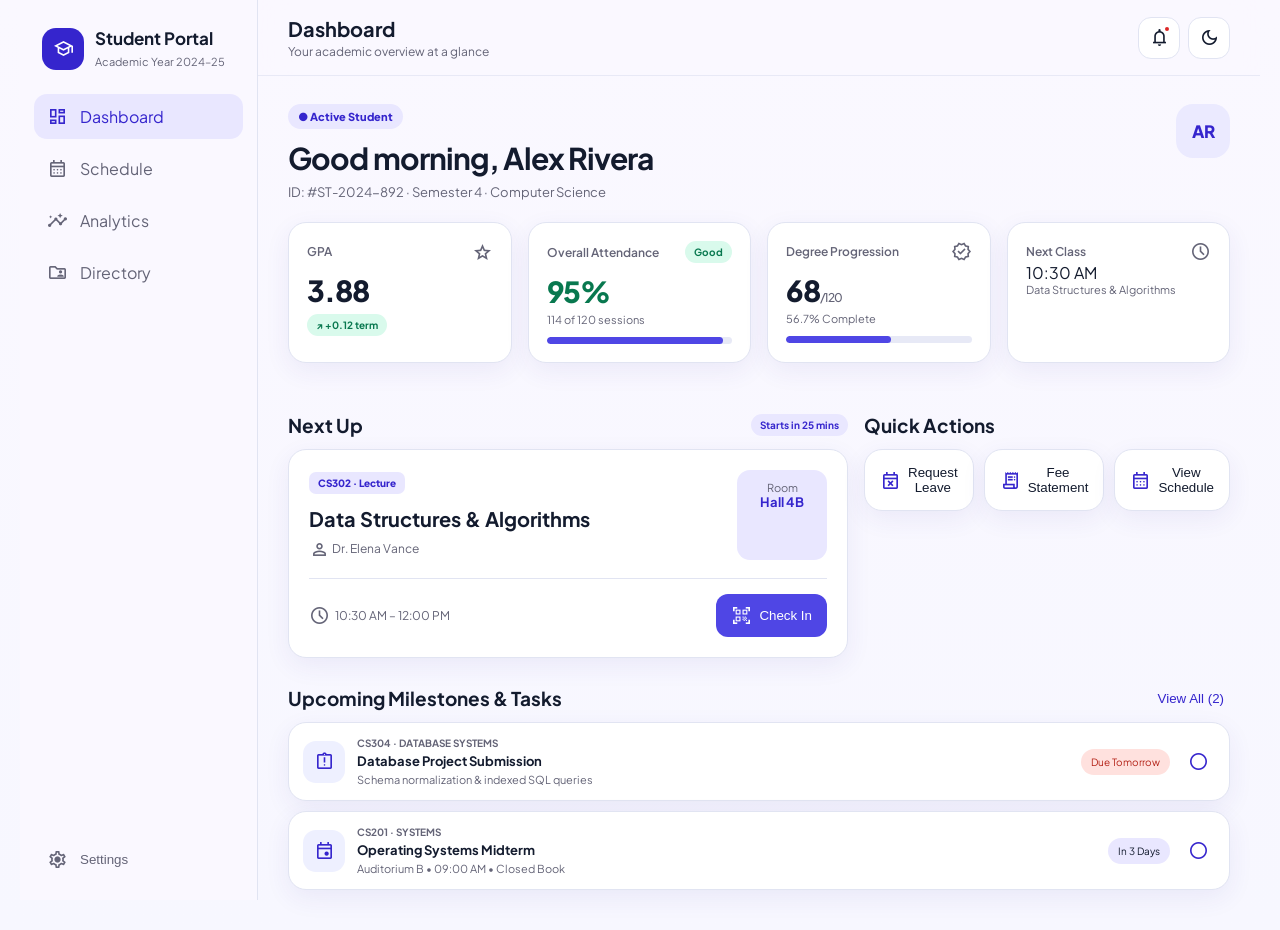
<file: index.html>
<!DOCTYPE html><html lang="en"><head><meta charset="UTF-8"><meta name="viewport" content="width=device-width,initial-scale=1.0"><meta http-equiv="refresh" content="0; url=student-portal/dashboard/dashboard.html"><title>Student Management Portal</title></head><body><p>Opening Student Management Portal… <a href="student-portal/dashboard/dashboard.html">Open Dashboard</a></p></body></html>
</file>
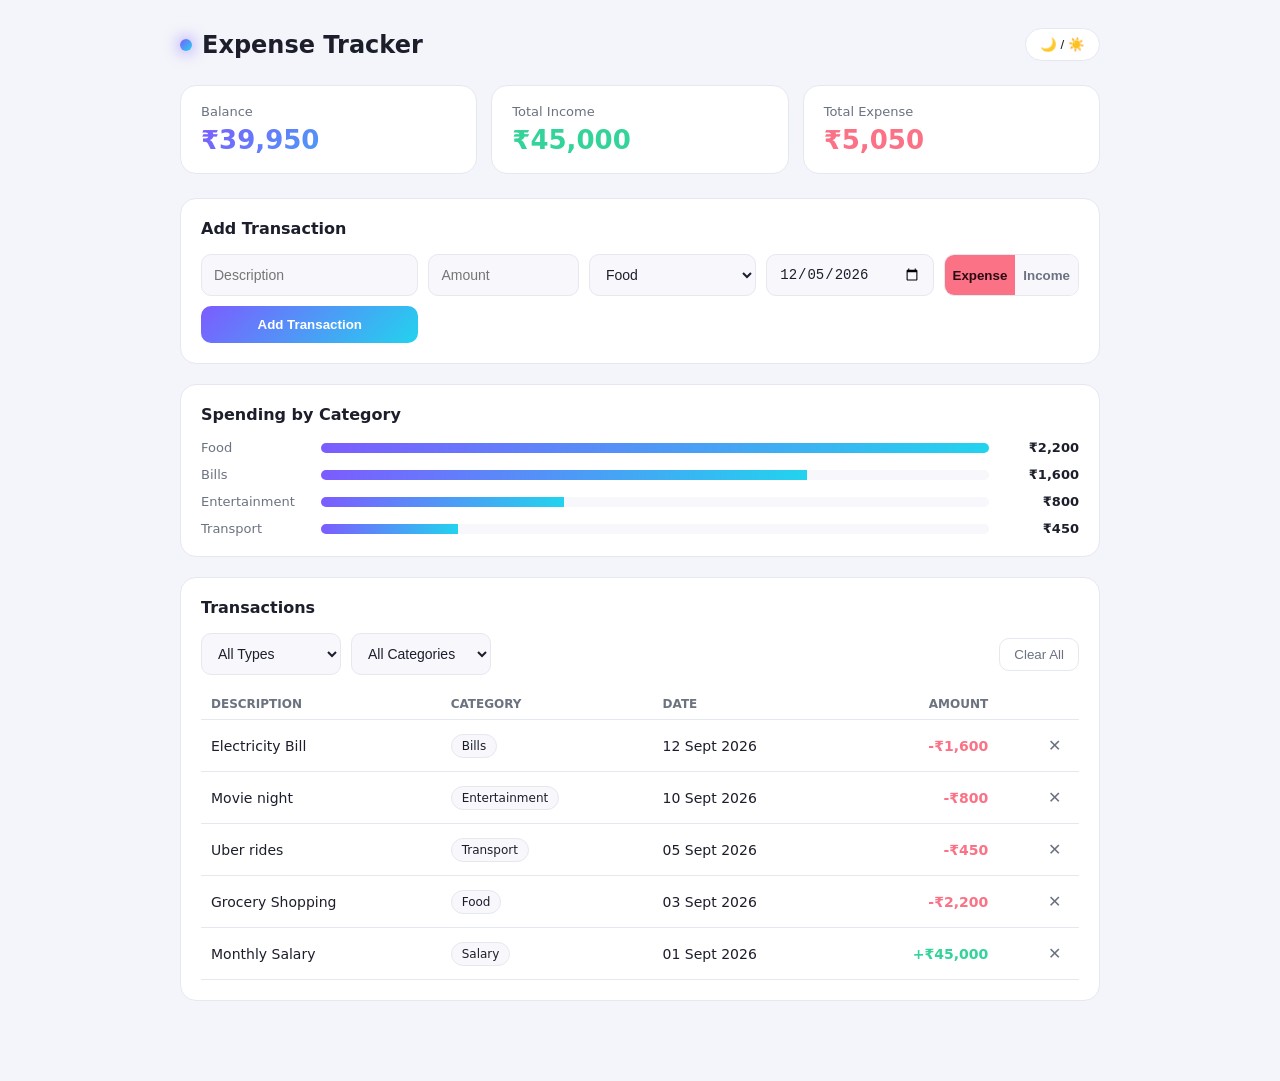
<file: expense-tracker/index.html>
<!DOCTYPE html>
<html lang="en">
<head><meta charset="UTF-8"><meta name="viewport" content="width=device-width, initial-scale=1, viewport-fit=cover"><title>Expense Tracker</title><link rel="stylesheet" href="css/style.css"></head>
<body>
<div class="app">
<header><h1><span class="dot"></span> Expense Tracker</h1><button class="theme-toggle" id="themeToggle">🌙 / ☀️</button></header>
<div class="summary"><div class="stat balance"><div class="label">Balance</div><div class="value" id="statBalance">₹0</div></div><div class="stat income"><div class="label">Total Income</div><div class="value" id="statIncome">₹0</div></div><div class="stat expense"><div class="label">Total Expense</div><div class="value" id="statExpense">₹0</div></div></div>
<div class="card"><h2>Add Transaction</h2><form id="txForm"><input type="text" id="desc" placeholder="Description" required class="full"><input type="number" id="amount" placeholder="Amount" min="0" step="0.01" required><select id="category"><option>Food</option><option>Transport</option><option>Shopping</option><option>Bills</option><option>Entertainment</option><option>Health</option><option>Salary</option><option>Other</option></select><input type="date" id="date" required><div class="type-toggle" id="typeToggle"><button type="button" data-type="expense" class="active">Expense</button><button type="button" data-type="income">Income</button></div><button type="submit" class="add-btn full">Add Transaction</button></form></div>
<div class="card"><h2>Spending by Category</h2><div class="bars" id="catBars"><div class="empty">No expenses yet</div></div></div>
<div class="card"><h2>Transactions</h2><div class="filters"><select id="filterType"><option value="all">All Types</option><option value="income">Income</option><option value="expense">Expense</option></select><select id="filterCategory"><option value="all">All Categories</option></select><div class="spacer"></div><button class="clear-btn" id="clearAll">Clear All</button></div><div class="table-wrap"><table><thead><tr><th>Description</th><th>Category</th><th>Date</th><th style="text-align:right">Amount</th><th></th></tr></thead><tbody id="txBody"></tbody></table></div></div>
</div><script src="js/app.js"></script>
</body></html>
</file>
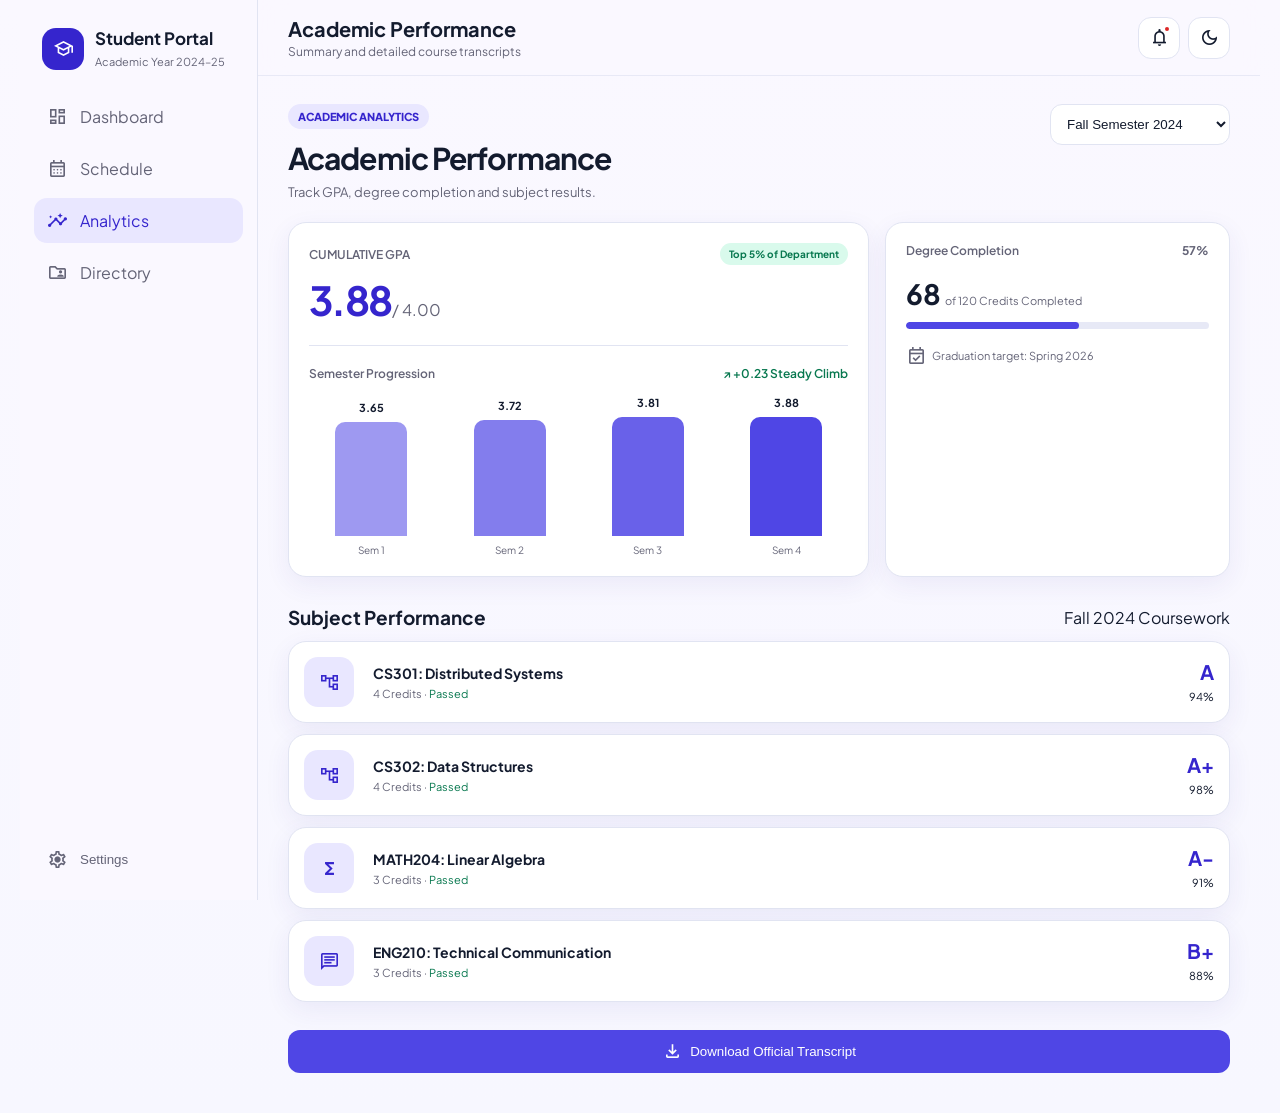
<file: student-portal/analytics/analytics.html>
<!DOCTYPE html><html lang="en"><head><meta charset="UTF-8"><meta name="viewport" content="width=device-width,initial-scale=1.0"><title>Student Portal — Analytics</title><link rel="preconnect" href="https://fonts.googleapis.com"><link rel="preconnect" href="https://fonts.gstatic.com" crossorigin><link href="https://fonts.googleapis.com/css2?family=Material+Symbols+Outlined:opsz,wght,FILL,GRAD@20..48,400,0,0&family=Plus+Jakarta+Sans:wght@400;500;600;700;800&display=swap" rel="stylesheet"><link rel="stylesheet" href="analytics.css"></head><body><div class="app"><aside class="sidebar"><div class="brand"><div class="brand-mark"><span class="material-symbols-outlined">school</span></div><div><strong>Student Portal</strong><small>Academic Year 2024–25</small></div></div><nav class="nav"><a href="../dashboard/dashboard.html"><span class="material-symbols-outlined">dashboard</span>Dashboard</a><a href="../schedule/schedule.html"><span class="material-symbols-outlined">calendar_month</span>Schedule</a><a class="active" href="analytics.html"><span class="material-symbols-outlined">insights</span>Analytics</a><a href="../directory/directory.html"><span class="material-symbols-outlined">folder_shared</span>Directory</a></nav><button class="settings-link" onclick="openSettings()"><span class="material-symbols-outlined">settings</span>Settings</button></aside><main class="main"><header class="topbar"><button class="icon-btn mobile-menu" onclick="toggleMenu()"><span class="material-symbols-outlined">menu</span></button><div><h1>Academic Performance</h1><p>Summary and detailed course transcripts</p></div><div class="top-actions"><button class="icon-btn" onclick="showNotifications()"><span class="material-symbols-outlined">notifications</span><i class="dot"></i></button><button class="icon-btn" onclick="toggleDark()"><span class="material-symbols-outlined">dark_mode</span></button></div></header><div class="content"><div class="hero"><div><span class="eyebrow">ACADEMIC ANALYTICS</span><h2>Academic Performance</h2><p>Track GPA, degree completion and subject results.</p></div><select class="select" onchange="toast('Showing '+this.value)"><option>Fall Semester 2024</option><option>Spring Semester 2024</option><option>Fall Semester 2023</option></select></div><div class="analytics-grid grid"><section class="card gpa-card"><div class="stat-head"><span>CUMULATIVE GPA</span><span class="pill good">Top 5% of Department</span></div><div class="gpa"><b>3.88</b><span>/ 4.00</span></div><div class="divider"></div><div class="stat-head"><span>Semester Progression</span><span class="good">↗ +0.23 Steady Climb</span></div><div class="bars" id="bars"></div></section><section class="card degree-card"><div class="stat-head"><span>Degree Completion</span><b id="degreePct">57%</b></div><div class="degree-number"><b>68</b><span>of 120 Credits Completed</span></div><div class="progress"><span id="degreeBar"></span></div><p><span class="material-symbols-outlined">event_available</span> Graduation target: Spring 2026</p></section></div><div class="section-head"><h3>Subject Performance</h3><span>Fall 2024 Coursework</span></div><div class="subject-list" id="subjects"></div><button class="btn primary full" onclick="downloadTranscript()"><span class="material-symbols-outlined">download</span>Download Official Transcript</button></div></main><nav class="mobile-nav"><a href="../dashboard/dashboard.html"><span class="material-symbols-outlined">dashboard</span>Dashboard</a><a href="../directory/directory.html"><span class="material-symbols-outlined">folder_shared</span>Directory</a><a href="../schedule/schedule.html"><span class="material-symbols-outlined">calendar_month</span>Schedule</a><a class="active" href="analytics.html"><span class="material-symbols-outlined">insights</span>Analytics</a></nav></div><div class="modal" id="modal"><div class="modal-box"><div class="modal-head"><h3 id="modalTitle">Action</h3><button class="close" onclick="closeModal()">×</button></div><div id="modalBody"></div></div></div><div class="toast" id="toast"></div><script src="analytics.js"></script></body></html>
</file>
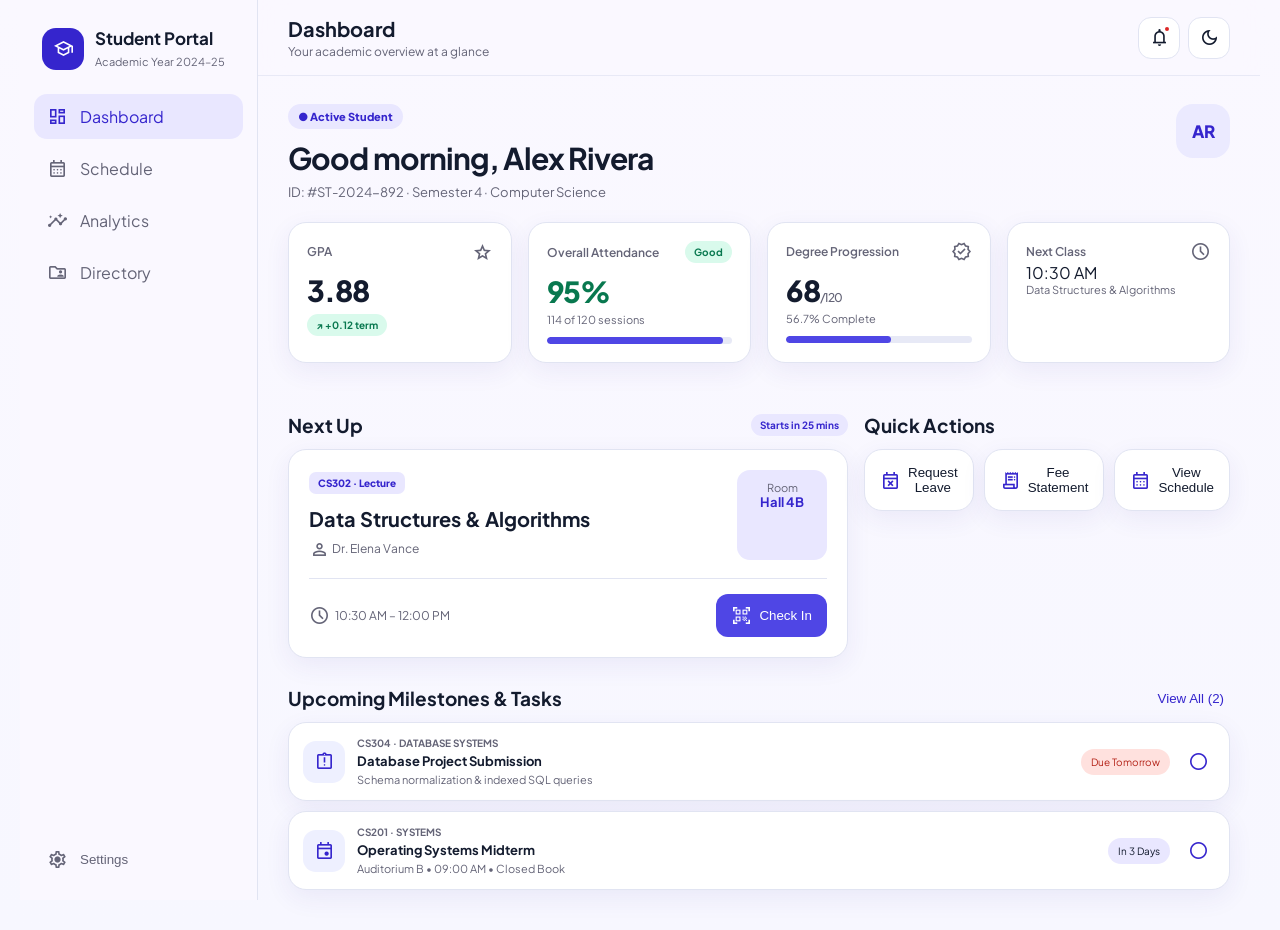
<file: student-portal/dashboard/dashboard.html>
<!DOCTYPE html><html lang="en"><head><meta charset="UTF-8"><meta name="viewport" content="width=device-width,initial-scale=1.0"><title>Student Portal — Dashboard</title><link rel="preconnect" href="https://fonts.googleapis.com"><link rel="preconnect" href="https://fonts.gstatic.com" crossorigin><link href="https://fonts.googleapis.com/css2?family=Material+Symbols+Outlined:opsz,wght,FILL,GRAD@20..48,400,0,0&family=Plus+Jakarta+Sans:wght@400;500;600;700;800&display=swap" rel="stylesheet"><link rel="stylesheet" href="dashboard.css"></head><body><div class="app"><aside class="sidebar"><div class="brand"><div class="brand-mark"><span class="material-symbols-outlined">school</span></div><div><strong>Student Portal</strong><small>Academic Year 2024–25</small></div></div><nav class="nav"><a class="active" href="dashboard.html"><span class="material-symbols-outlined">dashboard</span>Dashboard</a><a href="../schedule/schedule.html"><span class="material-symbols-outlined">calendar_month</span>Schedule</a><a href="../analytics/analytics.html"><span class="material-symbols-outlined">insights</span>Analytics</a><a href="../directory/directory.html"><span class="material-symbols-outlined">folder_shared</span>Directory</a></nav><button class="settings-link" onclick="openSettings()"><span class="material-symbols-outlined">settings</span>Settings</button></aside><main class="main"><header class="topbar"><button class="icon-btn mobile-menu" onclick="toggleMenu()"><span class="material-symbols-outlined">menu</span></button><div><h1>Dashboard</h1><p>Your academic overview at a glance</p></div><div class="top-actions"><button class="icon-btn" onclick="showNotifications()"><span class="material-symbols-outlined">notifications</span><i class="dot"></i></button><button class="icon-btn" onclick="toggleDark()"><span class="material-symbols-outlined" id="themeIcon">dark_mode</span></button></div></header><div class="content"><section class="hero"><div><span class="eyebrow">● Active Student</span><h2 id="greeting">Good morning, Alex Rivera</h2><p id="studentMeta">ID: #ST-2024-892 · Semester 4 · Computer Science</p></div><div class="avatar" id="avatar">AR</div></section><div class="stats grid"><article class="card stat"><div class="stat-head"><span>GPA</span><span class="material-symbols-outlined">star</span></div><div class="stat-value" id="gpa">3.88</div><div class="pill good" id="gpaChange">↗ +0.12 term</div></article><article class="card stat"><div class="stat-head"><span>Overall Attendance</span><span class="pill good">Good</span></div><div class="stat-value good" id="attendance">94.5%</div><div class="stat-note" id="attendanceSessions">114 of 120 sessions</div><div class="progress"><span id="attendanceBar"></span></div></article><article class="card stat wide"><div class="stat-head"><span>Degree Progression</span><span class="material-symbols-outlined">verified</span></div><div class="stat-value"><span id="credits">68</span><small>/ 120</small></div><div class="stat-note" id="degreePercent">56.6% Complete</div><div class="progress"><span id="degreeBar"></span></div></article><article class="card stat"><div class="stat-head"><span>Next Class</span><span class="material-symbols-outlined">schedule</span></div><div class="next-mini" id="nextMini">10:30 AM</div><div class="stat-note">Data Structures & Algorithms</div></article></div><div class="dashboard-grid grid"><section><div class="section-head"><h3>Next Up</h3><span class="pill blue">Starts in 25 mins</span></div><article class="card next-card"><div class="next-top"><div><span class="course-code">CS302 · Lecture</span><h3>Data Structures & Algorithms</h3><p><span class="material-symbols-outlined">person</span> Dr. Elena Vance</p></div><div class="room">Room<br><b>Hall 4B</b></div></div><div class="next-bottom"><span><span class="material-symbols-outlined">schedule</span>10:30 AM – 12:00 PM</span><button class="btn primary" onclick="checkIn('CS302')"><span class="material-symbols-outlined">qr_code_scanner</span>Check In</button></div></article></section><section><div class="section-head"><h3>Quick Actions</h3></div><div class="quick-grid"><button class="card quick" onclick="openLeave()"><span class="material-symbols-outlined">event_busy</span>Request Leave</button><button class="card quick" onclick="openFee()"><span class="material-symbols-outlined">receipt_long</span>Fee Statement</button><button class="card quick" onclick="location.href='../schedule/schedule.html'"><span class="material-symbols-outlined">calendar_month</span>View Schedule</button></div></section></div><div class="section-head"><h3>Upcoming Milestones & Tasks</h3><button onclick="openTasks()">View All (<span id="taskCount">0</span>)</button></div><div class="task-list" id="tasks"></div></div></main><nav class="mobile-nav"><a class="active" href="dashboard.html"><span class="material-symbols-outlined">dashboard</span>Dashboard</a><a href="../directory/directory.html"><span class="material-symbols-outlined">folder_shared</span>Directory</a><a href="../schedule/schedule.html"><span class="material-symbols-outlined">calendar_month</span>Schedule</a><a href="../analytics/analytics.html"><span class="material-symbols-outlined">insights</span>Analytics</a></nav></div><div class="modal" id="modal"><div class="modal-box"><div class="modal-head"><h3 id="modalTitle">Action</h3><button class="close" onclick="closeModal()">×</button></div><div id="modalBody"></div></div></div><div class="toast" id="toast"></div><script src="dashboard.js"></script></body></html>
</file>
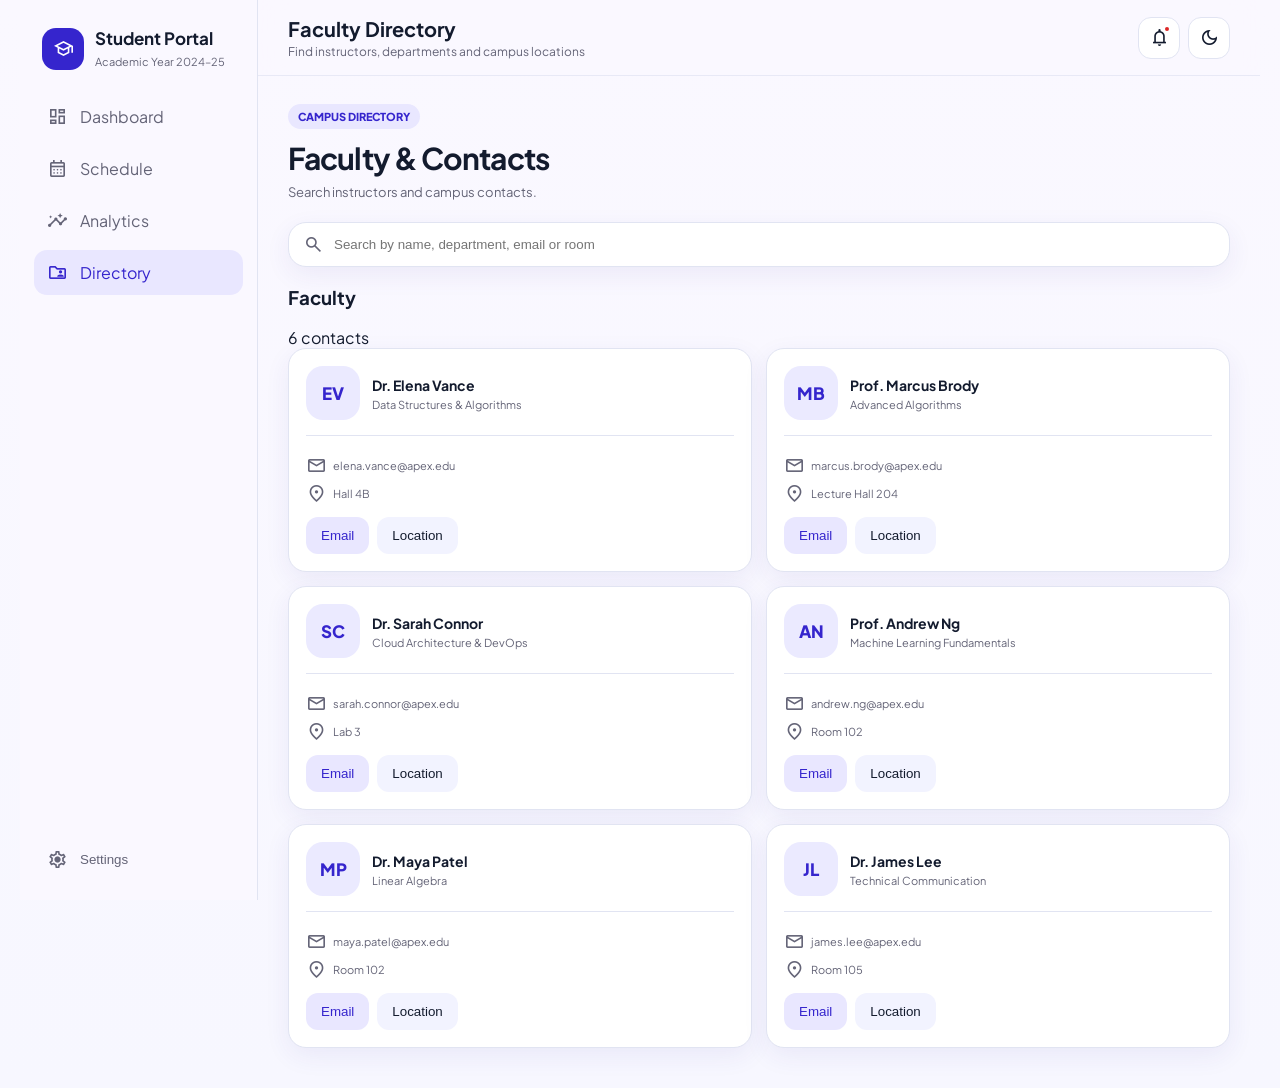
<file: student-portal/directory/directory.html>
<!DOCTYPE html><html lang="en"><head><meta charset="UTF-8"><meta name="viewport" content="width=device-width,initial-scale=1.0"><title>Student Portal — Directory</title><link rel="preconnect" href="https://fonts.googleapis.com"><link rel="preconnect" href="https://fonts.gstatic.com" crossorigin><link href="https://fonts.googleapis.com/css2?family=Material+Symbols+Outlined:opsz,wght,FILL,GRAD@20..48,400,0,0&family=Plus+Jakarta+Sans:wght@400;500;600;700;800&display=swap" rel="stylesheet"><link rel="stylesheet" href="directory.css"></head><body><div class="app"><aside class="sidebar"><div class="brand"><div class="brand-mark"><span class="material-symbols-outlined">school</span></div><div><strong>Student Portal</strong><small>Academic Year 2024–25</small></div></div><nav class="nav"><a href="../dashboard/dashboard.html"><span class="material-symbols-outlined">dashboard</span>Dashboard</a><a href="../schedule/schedule.html"><span class="material-symbols-outlined">calendar_month</span>Schedule</a><a href="../analytics/analytics.html"><span class="material-symbols-outlined">insights</span>Analytics</a><a class="active" href="directory.html"><span class="material-symbols-outlined">folder_shared</span>Directory</a></nav><button class="settings-link" onclick="openSettings()"><span class="material-symbols-outlined">settings</span>Settings</button></aside><main class="main"><header class="topbar"><button class="icon-btn mobile-menu" onclick="toggleMenu()"><span class="material-symbols-outlined">menu</span></button><div><h1>Faculty Directory</h1><p>Find instructors, departments and campus locations</p></div><div class="top-actions"><button class="icon-btn" onclick="showNotifications()"><span class="material-symbols-outlined">notifications</span><i class="dot"></i></button><button class="icon-btn" onclick="toggleDark()"><span class="material-symbols-outlined">dark_mode</span></button></div></header><div class="content"><div class="hero"><div><span class="eyebrow">CAMPUS DIRECTORY</span><h2>Faculty & Contacts</h2><p>Search instructors and campus contacts.</p></div></div><div class="card search-box"><span class="material-symbols-outlined">search</span><input id="search" placeholder="Search by name, department, email or room" oninput="render()"></div><div class="section-head"><h3>Faculty</h3><span id="count">0 contacts</span></div><div class="directory-grid" id="directory"></div></div></main><nav class="mobile-nav"><a href="../dashboard/dashboard.html"><span class="material-symbols-outlined">dashboard</span>Dashboard</a><a class="active" href="directory.html"><span class="material-symbols-outlined">folder_shared</span>Directory</a><a href="../schedule/schedule.html"><span class="material-symbols-outlined">calendar_month</span>Schedule</a><a href="../analytics/analytics.html"><span class="material-symbols-outlined">insights</span>Analytics</a></nav></div><div class="modal" id="modal"><div class="modal-box"><div class="modal-head"><h3 id="modalTitle">Action</h3><button class="close" onclick="closeModal()">×</button></div><div id="modalBody"></div></div></div><div class="toast" id="toast"></div><script src="directory.js"></script></body></html>
</file>
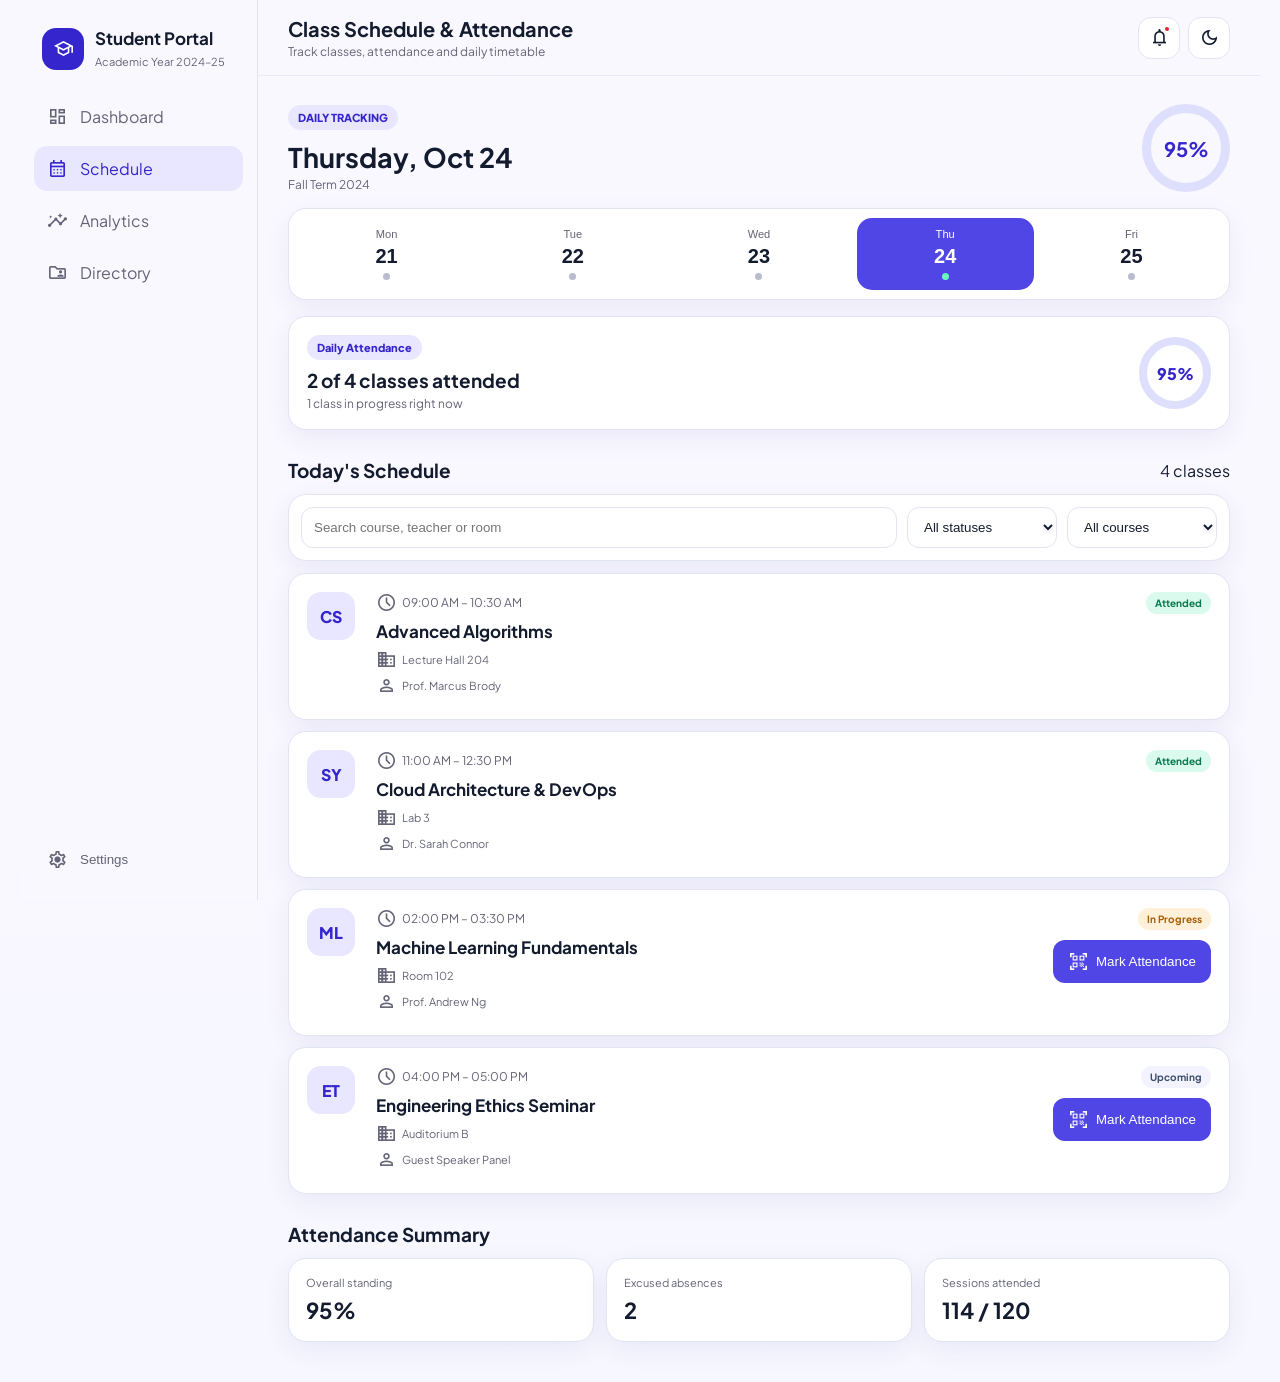
<file: student-portal/schedule/schedule.html>
<!DOCTYPE html><html lang="en"><head><meta charset="UTF-8"><meta name="viewport" content="width=device-width,initial-scale=1.0"><title>Student Portal — Schedule</title><link rel="preconnect" href="https://fonts.googleapis.com"><link rel="preconnect" href="https://fonts.gstatic.com" crossorigin><link href="https://fonts.googleapis.com/css2?family=Material+Symbols+Outlined:opsz,wght,FILL,GRAD@20..48,400,0,0&family=Plus+Jakarta+Sans:wght@400;500;600;700;800&display=swap" rel="stylesheet"><link rel="stylesheet" href="schedule.css"></head><body><div class="app"><aside class="sidebar"><div class="brand"><div class="brand-mark"><span class="material-symbols-outlined">school</span></div><div><strong>Student Portal</strong><small>Academic Year 2024–25</small></div></div><nav class="nav"><a href="../dashboard/dashboard.html"><span class="material-symbols-outlined">dashboard</span>Dashboard</a><a class="active" href="schedule.html"><span class="material-symbols-outlined">calendar_month</span>Schedule</a><a href="../analytics/analytics.html"><span class="material-symbols-outlined">insights</span>Analytics</a><a href="../directory/directory.html"><span class="material-symbols-outlined">folder_shared</span>Directory</a></nav><button class="settings-link" onclick="openSettings()"><span class="material-symbols-outlined">settings</span>Settings</button></aside><main class="main"><header class="topbar"><button class="icon-btn mobile-menu" onclick="toggleMenu()"><span class="material-symbols-outlined">menu</span></button><div><h1>Class Schedule & Attendance</h1><p>Track classes, attendance and daily timetable</p></div><div class="top-actions"><button class="icon-btn" onclick="showNotifications()"><span class="material-symbols-outlined">notifications</span><i class="dot"></i></button><button class="icon-btn" onclick="toggleDark()"><span class="material-symbols-outlined">dark_mode</span></button></div></header><div class="content"><div class="schedule-head"><div><span class="eyebrow">DAILY TRACKING</span><h2>Thursday, Oct 24</h2><p>Fall Term 2024</p></div><div class="attendance-ring"><b id="ringText">75%</b><span>attendance</span></div></div><div class="days card" id="days"></div><div class="tracking card"><div><span class="eyebrow">Daily Attendance</span><h3 id="dailyText">3 of 4 classes attended</h3><p id="dailySub">1 class in progress right now</p></div><div class="ring"><span id="dailyRing">75%</span></div></div><div class="section-head"><h3>Today's Schedule</h3><span id="classCount">4 classes</span></div><div class="toolbar card"><input id="search" class="search" placeholder="Search course, teacher or room" oninput="renderClasses()"><select id="status" class="select" onchange="renderClasses()"><option value="all">All statuses</option><option value="attended">Attended</option><option value="in-progress">In progress</option><option value="upcoming">Upcoming</option></select><select id="course" class="select" onchange="renderClasses()"><option value="all">All courses</option></select></div><div class="schedule-list" id="scheduleList"></div><div class="section-head"><h3>Attendance Summary</h3></div><div class="summary-grid"><div class="card summary"><span>Overall standing</span><b id="overall">94.5%</b></div><div class="card summary"><span>Excused absences</span><b>2</b></div><div class="card summary"><span>Sessions attended</span><b id="sessions">114 / 120</b></div></div></div></main><nav class="mobile-nav"><a href="../dashboard/dashboard.html"><span class="material-symbols-outlined">dashboard</span>Dashboard</a><a href="../directory/directory.html"><span class="material-symbols-outlined">folder_shared</span>Directory</a><a class="active" href="schedule.html"><span class="material-symbols-outlined">calendar_month</span>Schedule</a><a href="../analytics/analytics.html"><span class="material-symbols-outlined">insights</span>Analytics</a></nav></div><div class="modal" id="modal"><div class="modal-box"><div class="modal-head"><h3 id="modalTitle">Action</h3><button class="close" onclick="closeModal()">×</button></div><div id="modalBody"></div></div></div><div class="toast" id="toast"></div><script src="schedule.js"></script></body></html>
</file>
<file: expense-tracker/css/style.css>
:root{--bg:#0f1115;--card:#171a21;--card2:#1e222b;--border:#2a2f3a;--text:#eef0f4;--muted:#9aa3b2;--accent:#7c5cff;--accent2:#22d3ee;--income:#34d399;--expense:#fb7185;--radius:16px}
@media(prefers-color-scheme:light){:root:not([data-theme=dark]){--bg:#f4f5fa;--card:#fff;--card2:#f7f7fc;--border:#e6e8f0;--text:#1c1f2b;--muted:#6b7280}}
*{box-sizing:border-box}html,body{height:100%}body{margin:0;background:var(--bg);color:var(--text);font-family:'Segoe UI',system-ui,sans-serif;min-height:100%}.app{max-width:960px;margin:auto;padding:28px 20px 60px}
header{display:flex;align-items:center;justify-content:space-between;margin-bottom:24px;flex-wrap:wrap;gap:12px}h1{font-size:24px;margin:0;display:flex;align-items:center;gap:10px}.dot{width:12px;height:12px;border-radius:50%;background:linear-gradient(135deg,var(--accent),var(--accent2));box-shadow:0 0 16px var(--accent)}button{cursor:pointer}.theme-toggle,.clear-btn{background:var(--card);border:1px solid var(--border);color:var(--text);padding:8px 14px;border-radius:999px}
.summary{display:grid;grid-template-columns:repeat(3,1fr);gap:14px;margin-bottom:24px}.stat,.card{background:var(--card);border:1px solid var(--border);border-radius:var(--radius)}.stat{padding:18px 20px}.stat .label{color:var(--muted);font-size:13px;margin-bottom:6px}.stat .value{font-size:26px;font-weight:700}.income .value{color:var(--income)}.expense .value{color:var(--expense)}.balance .value{background:linear-gradient(135deg,var(--accent),var(--accent2));-webkit-background-clip:text;background-clip:text;color:transparent}
.card{padding:20px;margin-bottom:20px}.card h2{font-size:16px;margin:0 0 16px}form{display:grid;grid-template-columns:1.3fr .9fr 1fr 1fr auto;gap:10px}input,select{background:var(--card2);border:1px solid var(--border);color:var(--text);padding:11px 12px;border-radius:10px;font-size:14px;outline:0;width:100%}input:focus,select:focus{border-color:var(--accent)}.type-toggle{display:flex;border:1px solid var(--border);border-radius:10px;overflow:hidden}.type-toggle button{flex:1;padding:11px 8px;background:var(--card2);color:var(--muted);border:0;font-weight:600}.type-toggle .active[data-type=income]{background:var(--income);color:#08281c}.type-toggle .active[data-type=expense]{background:var(--expense);color:#2a0b12}.add-btn{background:linear-gradient(135deg,var(--accent),var(--accent2));color:#fff;border:0;padding:11px 20px;border-radius:10px;font-weight:600}.filters{display:flex;gap:10px;flex-wrap:wrap;align-items:center;margin-bottom:14px}.filters select{width:auto;min-width:140px}.spacer{flex:1}.clear-btn{border-radius:10px;color:var(--muted)}.clear-btn:hover{border-color:var(--expense);color:var(--expense)}
table{width:100%;border-collapse:collapse}th{text-align:left;font-size:12px;color:var(--muted);text-transform:uppercase;padding:8px 10px;border-bottom:1px solid var(--border)}td{padding:12px 10px;border-bottom:1px solid var(--border);font-size:14px}tbody tr:hover{background:var(--card2)}.cat-badge{display:inline-block;padding:4px 10px;border-radius:999px;font-size:12px;background:var(--card2);border:1px solid var(--border)}.amt{font-weight:700}.amt.income{color:var(--income)}.amt.expense{color:var(--expense)}.del-btn{background:transparent;border:0;color:var(--muted);font-size:16px;padding:4px 8px}.del-btn:hover{color:var(--expense)}.empty{text-align:center;padding:40px 20px;color:var(--muted)}.bars{display:flex;flex-direction:column;gap:12px}.bar-row{display:flex;align-items:center;gap:10px}.bar-row .name{width:110px;font-size:13px;color:var(--muted)}.bar-track{flex:1;height:10px;background:var(--card2);border-radius:999px;overflow:hidden}.bar-fill{height:100%;background:linear-gradient(90deg,var(--accent),var(--accent2))}.amt-small{width:80px;text-align:right;font-size:13px;font-weight:600}.table-wrap{overflow-x:auto}
@media(max-width:760px){form{grid-template-columns:1fr 1fr}form .full{grid-column:1/-1}}@media(max-width:640px){.summary{grid-template-columns:1fr}}
</file>
<file: student-portal/analytics/analytics.css>
:root{--bg:#faf8ff;--surface:#fff;--surface2:#f2f3ff;--text:#131b2e;--muted:#646477;--line:#e1e4f2;--primary:#3525cd;--primary2:#4f46e5;--soft:#e9e7ff;--green:#08784f;--greenSoft:#d9faec;--amber:#a85b00;--amberSoft:#fff0d9;--red:#b42318;--redSoft:#ffe1de;--shadow:0 8px 26px rgba(54,48,150,.07);--radius:18px}*{box-sizing:border-box}html{scroll-behavior:smooth}body{margin:0;background:linear-gradient(180deg,#faf8ff,#f7f7ff);color:var(--text);font-family:'Plus Jakarta Sans',sans-serif}.material-symbols-outlined{font-size:21px;vertical-align:middle}.app{min-height:100vh;max-width:1240px;margin:auto;display:flex}.sidebar{width:238px;position:fixed;left:max(calc((100vw - 1240px)/2),0px);top:0;bottom:0;background:rgba(250,248,255,.96);border-right:1px solid var(--line);padding:22px 14px;z-index:20}.brand{display:flex;gap:11px;align-items:center;padding:5px 8px 24px}.brand-mark{width:42px;height:42px;border-radius:14px;background:var(--primary);color:white;display:grid;place-items:center}.brand strong{display:block;font-size:17px}.brand small{color:var(--muted);font-size:11px}.nav{display:grid;gap:7px}.nav a,.settings-link{border:0;background:transparent;color:var(--muted);display:flex;align-items:center;gap:12px;width:100%;padding:12px 13px;border-radius:13px;font:600 13px inherit;text-decoration:none;cursor:pointer}.nav a:hover,.settings-link:hover{background:var(--surface2);color:var(--primary)}.nav a.active{background:var(--soft);color:var(--primary)}.settings-link{position:absolute;bottom:18px;left:14px;width:calc(100% - 28px)}.main{width:calc(100% - 238px);margin-left:238px;min-width:0}.topbar{height:76px;position:sticky;top:0;z-index:15;background:rgba(250,248,255,.88);backdrop-filter:blur(14px);border-bottom:1px solid rgba(225,228,242,.7);display:flex;align-items:center;justify-content:space-between;padding:0 30px}.topbar h1{font-size:20px;margin:0}.topbar p{margin:3px 0 0;color:var(--muted);font-size:12px}.top-actions{display:flex;gap:8px}.icon-btn{width:42px;height:42px;border:1px solid var(--line);border-radius:13px;background:var(--surface);display:grid;place-items:center;cursor:pointer;color:var(--text);position:relative}.dot{position:absolute;width:8px;height:8px;border-radius:50%;background:#dc2626;right:8px;top:7px;border:2px solid var(--surface)}.mobile-menu{display:none}.content{padding:28px 30px 40px}.hero{display:flex;justify-content:space-between;align-items:flex-start;gap:20px;margin-bottom:22px}.eyebrow{display:inline-flex;align-items:center;gap:7px;padding:6px 10px;background:var(--soft);color:var(--primary);border-radius:999px;font-size:11px;font-weight:800}.hero h2{font-size:30px;margin:10px 0 7px;letter-spacing:-.03em}.hero p{margin:0;color:var(--muted);font-size:13px}.card{background:var(--surface);border:1px solid var(--line);border-radius:var(--radius);box-shadow:var(--shadow)}.grid{display:grid;gap:16px}.stat-head{display:flex;justify-content:space-between;align-items:center;color:var(--muted);font-size:12px;font-weight:600}.pill{display:inline-flex;align-items:center;border-radius:999px;padding:5px 9px;font-size:10px;font-weight:700}.good{color:var(--green)}.pill.good{background:var(--greenSoft)}.progress{height:7px;background:#e7e9f6;border-radius:99px;overflow:hidden;margin-top:11px}.progress span{display:block;height:100%;background:var(--primary2);border-radius:99px}.section-head{display:flex;align-items:center;justify-content:space-between;margin:28px 0 12px}.section-head h3{font-size:19px;margin:0}.btn{border:0;border-radius:12px;padding:11px 15px;display:inline-flex;align-items:center;gap:7px;font:700 12px inherit;cursor:pointer}.btn.primary{background:var(--primary2);color:white}.btn.secondary{background:var(--soft);color:var(--primary)}.btn.ghost{background:var(--surface2);color:var(--text)}.full{width:100%;justify-content:center;margin-top:10px}.modal{position:fixed;inset:0;background:rgba(15,23,42,.35);display:none;align-items:center;justify-content:center;padding:20px;z-index:50}.modal.open{display:flex}.modal-box{width:min(520px,100%);background:var(--surface);border-radius:22px;padding:20px}.modal-head{display:flex;justify-content:space-between}.close{border:0;background:var(--surface2);border-radius:10px;font-size:22px;width:36px;height:36px;cursor:pointer}.notification{padding:14px;background:var(--surface2);border-radius:13px;margin-top:10px}.notification p{margin:5px 0 0;color:var(--muted);font-size:11px}.toast{position:fixed;bottom:25px;left:50%;transform:translate(-50%,20px);opacity:0;background:#161b2e;color:white;padding:11px 15px;border-radius:12px;font-size:12px;transition:.2s}.toast.show{opacity:1;transform:translate(-50%,0)}.mobile-nav{display:none}.dark{--surface:#171b30;--surface2:#20253d;--text:#eef0ff;--muted:#a8aec5;--line:#303750;--soft:#29245d}.dark body{background:#0f1324}.dark .sidebar,.dark .topbar{background:rgba(15,19,36,.94)}.dark .icon-btn,.dark .card,.dark .select{background:var(--surface)}@media(max-width:900px){.sidebar{transform:translateX(-100%);transition:.2s}.sidebar.show{transform:none}.main{width:100%;margin-left:0}.mobile-menu{display:grid}.topbar{padding:0 18px}.content{padding:22px 18px 90px}.mobile-nav{position:fixed;display:grid;grid-template-columns:repeat(4,1fr);bottom:0;left:0;right:0;background:var(--surface);border-top:1px solid var(--line);z-index:25;padding:8px 4px}.mobile-nav a{display:flex;flex-direction:column;align-items:center;gap:3px;text-decoration:none;color:var(--muted);font-size:9px;font-weight:700;padding:5px}.mobile-nav a.active{color:var(--primary)}.mobile-nav .material-symbols-outlined{font-size:21px}.hero h2{font-size:25px}}.analytics-grid{grid-template-columns:1.35fr .8fr}.hero .select{width:180px;margin:0}.select{border:1px solid var(--line);background:var(--surface);color:var(--text);border-radius:12px;padding:11px 12px;font:500 12px inherit;outline:none}.gpa-card,.degree-card{padding:20px}.gpa{margin:9px 0}.gpa b{font-size:40px;color:var(--primary);letter-spacing:-.04em}.gpa span{color:var(--muted)}.divider{height:1px;background:var(--line);margin:20px 0}.bars{display:flex;align-items:flex-end;justify-content:space-between;height:160px;gap:14px;margin-top:15px}.bar-wrap{flex:1;height:100%;display:flex;flex-direction:column;align-items:center;justify-content:flex-end;gap:8px}.bar{width:100%;max-width:72px;background:var(--primary2);border-radius:10px 10px 0 0}.bar-wrap:nth-child(1) .bar{opacity:.55}.bar-wrap:nth-child(2) .bar{opacity:.7}.bar-wrap:nth-child(3) .bar{opacity:.85}.bar-wrap b{font-size:11px}.bar-wrap span{font-size:10px;color:var(--muted)}.degree-number{margin:18px 0 10px}.degree-number b{font-size:28px}.degree-number span{font-size:11px;color:var(--muted);margin-left:4px}.degree-card p{color:var(--muted);font-size:11px;margin-top:16px;display:flex;align-items:center;gap:5px}.subject-list{display:grid;gap:11px;margin-bottom:18px}.subject{display:grid;grid-template-columns:55px 1fr auto;gap:14px;align-items:center;padding:15px}.subject-icon{width:50px;height:50px;border-radius:14px;background:var(--soft);color:var(--primary);display:grid;place-items:center}.subject h3{font-size:14px;margin:0 0 5px}.subject p{margin:0;color:var(--muted);font-size:11px}.grade{text-align:right}.grade b{display:block;font-size:20px;color:var(--primary)}.grade small{font-size:11px}@media(max-width:700px){.analytics-grid{grid-template-columns:1fr}.hero .select{width:100%}.hero{flex-direction:column}.subject{grid-template-columns:45px 1fr auto}.subject-icon{width:44px;height:44px}.gpa b{font-size:34px}}
</file>
<file: student-portal/dashboard/dashboard.css>
:root{--bg:#faf8ff;--surface:#fff;--surface2:#f2f3ff;--text:#131b2e;--muted:#646477;--line:#e1e4f2;--primary:#3525cd;--primary2:#4f46e5;--soft:#e9e7ff;--green:#08784f;--greenSoft:#d9faec;--amber:#a85b00;--amberSoft:#fff0d9;--red:#b42318;--redSoft:#ffe1de;--shadow:0 8px 26px rgba(54,48,150,.07);--radius:18px}*{box-sizing:border-box}html{scroll-behavior:smooth}body{margin:0;background:linear-gradient(180deg,#faf8ff,#f7f7ff);color:var(--text);font-family:'Plus Jakarta Sans',sans-serif}.material-symbols-outlined{font-size:21px;vertical-align:middle}.app{min-height:100vh;max-width:1240px;margin:auto;display:flex}.sidebar{width:238px;position:fixed;left:max(calc((100vw - 1240px)/2),0px);top:0;bottom:0;background:rgba(250,248,255,.96);border-right:1px solid var(--line);padding:22px 14px;z-index:20}.brand{display:flex;gap:11px;align-items:center;padding:5px 8px 24px}.brand-mark{width:42px;height:42px;border-radius:14px;background:var(--primary);color:white;display:grid;place-items:center}.brand strong{display:block;font-size:17px}.brand small{color:var(--muted);font-size:11px}.nav{display:grid;gap:7px}.nav a,.settings-link{border:0;background:transparent;color:var(--muted);display:flex;align-items:center;gap:12px;width:100%;padding:12px 13px;border-radius:13px;font:600 13px inherit;text-decoration:none;cursor:pointer}.nav a:hover,.settings-link:hover{background:var(--surface2);color:var(--primary)}.nav a.active{background:var(--soft);color:var(--primary)}.settings-link{position:absolute;bottom:18px;left:14px;width:calc(100% - 28px)}.main{width:calc(100% - 238px);margin-left:238px;min-width:0}.topbar{height:76px;position:sticky;top:0;z-index:15;background:rgba(250,248,255,.88);backdrop-filter:blur(14px);border-bottom:1px solid rgba(225,228,242,.7);display:flex;align-items:center;justify-content:space-between;padding:0 30px}.topbar h1{font-size:20px;margin:0}.topbar p{margin:3px 0 0;color:var(--muted);font-size:12px}.top-actions{display:flex;gap:8px}.icon-btn{width:42px;height:42px;border:1px solid var(--line);border-radius:13px;background:var(--surface);display:grid;place-items:center;cursor:pointer;color:var(--text);position:relative}.dot{position:absolute;width:8px;height:8px;border-radius:50%;background:#dc2626;right:8px;top:7px;border:2px solid var(--surface)}.mobile-menu{display:none}.content{padding:28px 30px 40px}.hero{display:flex;justify-content:space-between;align-items:flex-start;gap:20px;margin-bottom:22px}.eyebrow{display:inline-flex;align-items:center;gap:7px;padding:6px 10px;background:var(--soft);color:var(--primary);border-radius:999px;font-size:11px;font-weight:800}.hero h2{font-size:30px;margin:10px 0 7px;letter-spacing:-.03em}.hero p{margin:0;color:var(--muted);font-size:13px}.avatar{width:54px;height:54px;border-radius:17px;background:#ebeaff;color:var(--primary);display:grid;place-items:center;font-weight:800;font-size:17px}.card{background:var(--surface);border:1px solid var(--line);border-radius:var(--radius);box-shadow:var(--shadow)}.grid{display:grid;gap:16px}.stats{grid-template-columns:repeat(4,1fr)}.stat{padding:18px}.stat-head{display:flex;justify-content:space-between;align-items:center;color:var(--muted);font-size:12px;font-weight:600}.stat-value{font-size:29px;font-weight:800;margin:10px 0 4px;letter-spacing:-.04em}.stat-value small{font-size:12px;color:var(--muted);font-weight:500}.stat-note{font-size:11px;color:var(--muted)}.pill,.badge{display:inline-flex;align-items:center;border-radius:999px;padding:5px 9px;font-size:10px;font-weight:700}.good{color:var(--green)}.pill.good{background:var(--greenSoft)}.pill.blue{background:var(--soft);color:var(--primary)}.progress{height:7px;background:#e7e9f6;border-radius:99px;overflow:hidden;margin-top:11px}.progress span{display:block;height:100%;background:var(--primary2);border-radius:99px}.dashboard-grid{grid-template-columns:1.4fr .9fr;margin-top:22px}.section-head{display:flex;align-items:center;justify-content:space-between;margin:28px 0 12px}.section-head h3{font-size:19px;margin:0}.section-head button{border:0;background:transparent;color:var(--primary);font:600 12px inherit;cursor:pointer}.next-card{padding:20px}.next-top{display:flex;justify-content:space-between;gap:18px}.course-code{display:inline-block;background:var(--soft);color:var(--primary);padding:5px 9px;border-radius:7px;font-size:10px;font-weight:800}.next-top h3{font-size:20px;margin:12px 0 8px}.next-top p{margin:0;color:var(--muted);font-size:12px}.room{background:var(--soft);border-radius:13px;padding:11px 15px;text-align:center;font-size:11px;color:var(--muted);min-width:90px}.room b{color:var(--primary);font-size:13px}.next-bottom{border-top:1px solid var(--line);margin-top:18px;padding-top:15px;display:flex;justify-content:space-between;align-items:center;color:var(--muted);font-size:12px}.next-bottom>span{display:flex;align-items:center;gap:5px}.btn{border:0;border-radius:12px;padding:11px 15px;display:inline-flex;align-items:center;gap:7px;font:700 12px inherit;cursor:pointer}.btn.primary{background:var(--primary2);color:white}.btn.secondary{background:var(--soft);color:var(--primary)}.btn.ghost{background:var(--surface2);color:var(--text)}.full{width:100%;justify-content:center;margin-top:10px}.quick-grid{display:grid;grid-template-columns:repeat(3,1fr);gap:10px}.quick{padding:15px;display:flex;align-items:center;justify-content:center;gap:7px;color:var(--text);font:600 11px inherit;cursor:pointer}.quick .material-symbols-outlined{color:var(--primary)}.task-list{display:grid;gap:10px}.task{padding:14px;display:grid;grid-template-columns:42px 1fr auto auto;align-items:center;gap:12px}.task-icon{width:42px;height:42px;border-radius:13px;background:#eef0ff;color:var(--primary);display:grid;place-items:center}.task-body small{display:block;color:var(--muted);font-size:10px;font-weight:700}.task-body strong{display:block;font-size:13px;margin:4px 0}.task-body p{margin:0;color:var(--muted);font-size:11px}.due{background:var(--soft);padding:7px 10px;border-radius:999px;font-size:10px}.due.urgent{background:var(--redSoft);color:var(--red)}.task-check{border:0;background:transparent;cursor:pointer;color:var(--primary)}.task.done{opacity:.55}.modal{position:fixed;inset:0;background:rgba(15,23,42,.35);display:none;align-items:center;justify-content:center;padding:20px;z-index:50}.modal.open{display:flex}.modal-box{width:min(520px,100%);background:var(--surface);border-radius:22px;padding:20px;box-shadow:0 25px 70px rgba(0,0,0,.18)}.modal-head{display:flex;justify-content:space-between;align-items:center}.modal-head h3{margin:0}.close{border:0;background:var(--surface2);border-radius:10px;font-size:22px;width:36px;height:36px;cursor:pointer}.form-grid{display:grid;gap:13px;margin-top:16px}.form-grid label{font-size:12px;font-weight:700;color:var(--muted)}.form-grid input,.form-grid textarea,.search,.select{width:100%;margin-top:7px;border:1px solid var(--line);background:var(--surface);color:var(--text);border-radius:12px;padding:11px 12px;font:500 12px inherit;outline:none}.summary-row{display:grid;grid-template-columns:1fr 1fr;gap:12px;margin-top:15px}.mini{background:var(--surface2);border-radius:14px;padding:15px}.mini strong{display:block;font-size:20px}.mini span{font-size:11px;color:var(--muted)}.notification{padding:14px;background:var(--surface2);border-radius:13px;margin-top:10px}.notification p{margin:5px 0 0;color:var(--muted);font-size:11px}.toast{position:fixed;bottom:25px;left:50%;transform:translate(-50%,20px);opacity:0;pointer-events:none;background:#161b2e;color:white;padding:11px 15px;border-radius:12px;font-size:12px;z-index:60;transition:.2s}.toast.show{opacity:1;transform:translate(-50%,0)}.mobile-nav{display:none}.dark{--bg:#0f1324;--surface:#171b30;--surface2:#20253d;--text:#eef0ff;--muted:#a8aec5;--line:#303750;--soft:#29245d}.dark body{background:#0f1324}.dark .sidebar,.dark .topbar{background:rgba(15,19,36,.94)}.dark .icon-btn,.dark .card,.dark .search,.dark .select{background:var(--surface)}@media(max-width:900px){.sidebar{transform:translateX(-100%);transition:.2s}.sidebar.show{transform:none}.main{width:100%;margin-left:0}.mobile-menu{display:grid}.topbar{padding:0 18px}.content{padding:22px 18px 90px}.stats{grid-template-columns:repeat(2,1fr)}.dashboard-grid{grid-template-columns:1fr}.mobile-nav{position:fixed;display:grid;grid-template-columns:repeat(4,1fr);bottom:0;left:0;right:0;background:var(--surface);border-top:1px solid var(--line);z-index:25;padding:8px 4px}.mobile-nav a{display:flex;flex-direction:column;align-items:center;gap:3px;text-decoration:none;color:var(--muted);font-size:9px;font-weight:700;padding:5px}.mobile-nav a.active{color:var(--primary)}.mobile-nav .material-symbols-outlined{font-size:21px}.hero h2{font-size:25px}.task{grid-template-columns:40px 1fr auto}.task-check{grid-column:3}.due{grid-column:2/3;justify-self:start}}
@media(max-width:560px){.stats{grid-template-columns:1fr 1fr;gap:10px}.stat{padding:14px}.stat-value{font-size:24px}.quick-grid{grid-template-columns:1fr}.task{grid-template-columns:38px 1fr}.task .due{grid-column:2}.task-check{grid-column:2;justify-self:end;grid-row:1}.next-bottom{align-items:flex-start;gap:10px;flex-direction:column}.topbar h1{font-size:16px}.topbar p{font-size:10px}}
</file>
<file: student-portal/directory/directory.css>
:root{--bg:#faf8ff;--surface:#fff;--surface2:#f2f3ff;--text:#131b2e;--muted:#646477;--line:#e1e4f2;--primary:#3525cd;--primary2:#4f46e5;--soft:#e9e7ff;--green:#08784f;--greenSoft:#d9faec;--amber:#a85b00;--amberSoft:#fff0d9;--red:#b42318;--redSoft:#ffe1de;--shadow:0 8px 26px rgba(54,48,150,.07);--radius:18px}*{box-sizing:border-box}html{scroll-behavior:smooth}body{margin:0;background:linear-gradient(180deg,#faf8ff,#f7f7ff);color:var(--text);font-family:'Plus Jakarta Sans',sans-serif}.material-symbols-outlined{font-size:21px;vertical-align:middle}.app{min-height:100vh;max-width:1240px;margin:auto;display:flex}.sidebar{width:238px;position:fixed;left:max(calc((100vw - 1240px)/2),0px);top:0;bottom:0;background:rgba(250,248,255,.96);border-right:1px solid var(--line);padding:22px 14px;z-index:20}.brand{display:flex;gap:11px;align-items:center;padding:5px 8px 24px}.brand-mark{width:42px;height:42px;border-radius:14px;background:var(--primary);color:white;display:grid;place-items:center}.brand strong{display:block;font-size:17px}.brand small{color:var(--muted);font-size:11px}.nav{display:grid;gap:7px}.nav a,.settings-link{border:0;background:transparent;color:var(--muted);display:flex;align-items:center;gap:12px;width:100%;padding:12px 13px;border-radius:13px;font:600 13px inherit;text-decoration:none;cursor:pointer}.nav a:hover,.settings-link:hover{background:var(--surface2);color:var(--primary)}.nav a.active{background:var(--soft);color:var(--primary)}.settings-link{position:absolute;bottom:18px;left:14px;width:calc(100% - 28px)}.main{width:calc(100% - 238px);margin-left:238px;min-width:0}.topbar{height:76px;position:sticky;top:0;z-index:15;background:rgba(250,248,255,.88);backdrop-filter:blur(14px);border-bottom:1px solid rgba(225,228,242,.7);display:flex;align-items:center;justify-content:space-between;padding:0 30px}.topbar h1{font-size:20px;margin:0}.topbar p{margin:3px 0 0;color:var(--muted);font-size:12px}.top-actions{display:flex;gap:8px}.icon-btn{width:42px;height:42px;border:1px solid var(--line);border-radius:13px;background:var(--surface);display:grid;place-items:center;cursor:pointer;color:var(--text);position:relative}.dot{position:absolute;width:8px;height:8px;border-radius:50%;background:#dc2626;right:8px;top:7px;border:2px solid var(--surface)}.mobile-menu{display:none}.content{padding:28px 30px 40px}.hero{display:flex;justify-content:space-between;align-items:flex-start;gap:20px;margin-bottom:22px}.eyebrow{display:inline-flex;align-items:center;gap:7px;padding:6px 10px;background:var(--soft);color:var(--primary);border-radius:999px;font-size:11px;font-weight:800}.hero h2{font-size:30px;margin:10px 0 7px;letter-spacing:-.03em}.hero p{margin:0;color:var(--muted);font-size:13px}.avatar{width:54px;height:54px;border-radius:17px;background:#ebeaff;color:var(--primary);display:grid;place-items:center;font-weight:800;font-size:17px}.card{background:var(--surface);border:1px solid var(--line);border-radius:var(--radius);box-shadow:var(--shadow)}.grid{display:grid;gap:16px}.stat-head{display:flex;justify-content:space-between;align-items:center;color:var(--muted);font-size:12px;font-weight:600}.pill{display:inline-flex;align-items:center;border-radius:999px;padding:5px 9px;font-size:10px;font-weight:700}.good{color:var(--green)}.pill.good{background:var(--greenSoft)}.btn{border:0;border-radius:12px;padding:11px 15px;display:inline-flex;align-items:center;gap:7px;font:700 12px inherit;cursor:pointer}.btn.primary{background:var(--primary2);color:white}.btn.secondary{background:var(--soft);color:var(--primary)}.btn.ghost{background:var(--surface2);color:var(--text)}.full{width:100%;justify-content:center;margin-top:10px}.modal{position:fixed;inset:0;background:rgba(15,23,42,.35);display:none;align-items:center;justify-content:center;padding:20px;z-index:50}.modal.open{display:flex}.modal-box{width:min(520px,100%);background:var(--surface);border-radius:22px;padding:20px}.modal-head{display:flex;justify-content:space-between}.close{border:0;background:var(--surface2);border-radius:10px;font-size:22px;width:36px;height:36px;cursor:pointer}.notification{padding:14px;background:var(--surface2);border-radius:13px;margin-top:10px}.notification p{margin:5px 0 0;color:var(--muted);font-size:11px}.toast{position:fixed;bottom:25px;left:50%;transform:translate(-50%,20px);opacity:0;background:#161b2e;color:white;padding:11px 15px;border-radius:12px;font-size:12px;transition:.2s}.toast.show{opacity:1;transform:translate(-50%,0)}.mobile-nav{display:none}.dark{--surface:#171b30;--surface2:#20253d;--text:#eef0ff;--muted:#a8aec5;--line:#303750;--soft:#29245d}.dark body{background:#0f1324}.dark .sidebar,.dark .topbar{background:rgba(15,19,36,.94)}.dark .icon-btn,.dark .card{background:var(--surface)}@media(max-width:900px){.sidebar{transform:translateX(-100%);transition:.2s}.sidebar.show{transform:none}.main{width:100%;margin-left:0}.mobile-menu{display:grid}.topbar{padding:0 18px}.content{padding:22px 18px 90px}.mobile-nav{position:fixed;display:grid;grid-template-columns:repeat(4,1fr);bottom:0;left:0;right:0;background:var(--surface);border-top:1px solid var(--line);z-index:25;padding:8px 4px}.mobile-nav a{display:flex;flex-direction:column;align-items:center;gap:3px;text-decoration:none;color:var(--muted);font-size:9px;font-weight:700;padding:5px}.mobile-nav a.active{color:var(--primary)}.mobile-nav .material-symbols-outlined{font-size:21px}.hero h2{font-size:25px}}.search-box{display:flex;align-items:center;gap:8px;padding:11px 14px;margin-bottom:18px}.search-box .material-symbols-outlined{color:var(--muted)}.search-box input{border:0;outline:0;background:transparent;width:100%;font:500 12px inherit;color:var(--text)}.directory-grid{display:grid;grid-template-columns:repeat(2,1fr);gap:14px}.person{padding:17px}.person-top{display:flex;gap:12px;align-items:center}.person-top h3{font-size:14px;margin:0 0 4px}.person-top p{font-size:11px;color:var(--muted);margin:0}.contact{border-top:1px solid var(--line);margin-top:15px;padding-top:12px}.contact p{margin:7px 0;color:var(--muted);font-size:11px;display:flex;gap:6px;align-items:center}.actions{display:flex;gap:8px;margin-top:13px}.empty{padding:30px;text-align:center;color:var(--muted)}@media(max-width:700px){.directory-grid{grid-template-columns:1fr}}
</file>
<file: student-portal/schedule/schedule.css>
:root{--bg:#faf8ff;--surface:#fff;--surface2:#f2f3ff;--text:#131b2e;--muted:#646477;--line:#e1e4f2;--primary:#3525cd;--primary2:#4f46e5;--soft:#e9e7ff;--green:#08784f;--greenSoft:#d9faec;--amber:#a85b00;--amberSoft:#fff0d9;--red:#b42318;--redSoft:#ffe1de;--shadow:0 8px 26px rgba(54,48,150,.07);--radius:18px}*{box-sizing:border-box}html{scroll-behavior:smooth}body{margin:0;background:linear-gradient(180deg,#faf8ff,#f7f7ff);color:var(--text);font-family:'Plus Jakarta Sans',sans-serif}.material-symbols-outlined{font-size:21px;vertical-align:middle}.app{min-height:100vh;max-width:1240px;margin:auto;display:flex}.sidebar{width:238px;position:fixed;left:max(calc((100vw - 1240px)/2),0px);top:0;bottom:0;background:rgba(250,248,255,.96);border-right:1px solid var(--line);padding:22px 14px;z-index:20}.brand{display:flex;gap:11px;align-items:center;padding:5px 8px 24px}.brand-mark{width:42px;height:42px;border-radius:14px;background:var(--primary);color:white;display:grid;place-items:center}.brand strong{display:block;font-size:17px}.brand small{color:var(--muted);font-size:11px}.nav{display:grid;gap:7px}.nav a,.settings-link{border:0;background:transparent;color:var(--muted);display:flex;align-items:center;gap:12px;width:100%;padding:12px 13px;border-radius:13px;font:600 13px inherit;text-decoration:none;cursor:pointer}.nav a:hover,.settings-link:hover{background:var(--surface2);color:var(--primary)}.nav a.active{background:var(--soft);color:var(--primary)}.settings-link{position:absolute;bottom:18px;left:14px;width:calc(100% - 28px)}.main{width:calc(100% - 238px);margin-left:238px;min-width:0}.topbar{height:76px;position:sticky;top:0;z-index:15;background:rgba(250,248,255,.88);backdrop-filter:blur(14px);border-bottom:1px solid rgba(225,228,242,.7);display:flex;align-items:center;justify-content:space-between;padding:0 30px}.topbar h1{font-size:20px;margin:0}.topbar p{margin:3px 0 0;color:var(--muted);font-size:12px}.top-actions{display:flex;gap:8px}.icon-btn{width:42px;height:42px;border:1px solid var(--line);border-radius:13px;background:var(--surface);display:grid;place-items:center;cursor:pointer;color:var(--text);position:relative}.dot{position:absolute;width:8px;height:8px;border-radius:50%;background:#dc2626;right:8px;top:7px;border:2px solid var(--surface)}.mobile-menu{display:none}.content{padding:28px 30px 40px}.hero{display:flex;justify-content:space-between;align-items:flex-start;gap:20px;margin-bottom:22px}.eyebrow{display:inline-flex;align-items:center;gap:7px;padding:6px 10px;background:var(--soft);color:var(--primary);border-radius:999px;font-size:11px;font-weight:800}.hero h2{font-size:30px;margin:10px 0 7px;letter-spacing:-.03em}.hero p{margin:0;color:var(--muted);font-size:13px}.card{background:var(--surface);border:1px solid var(--line);border-radius:var(--radius);box-shadow:var(--shadow)}.section-head{display:flex;align-items:center;justify-content:space-between;margin:28px 0 12px}.section-head h3{font-size:19px;margin:0}.btn{border:0;border-radius:12px;padding:11px 15px;display:inline-flex;align-items:center;gap:7px;font:700 12px inherit;cursor:pointer}.btn.primary{background:var(--primary2);color:white}.btn.secondary{background:var(--soft);color:var(--primary)}.btn.ghost{background:var(--surface2);color:var(--text)}.full{width:100%;justify-content:center;margin-top:10px}.modal{position:fixed;inset:0;background:rgba(15,23,42,.35);display:none;align-items:center;justify-content:center;padding:20px;z-index:50}.modal.open{display:flex}.modal-box{width:min(520px,100%);background:var(--surface);border-radius:22px;padding:20px}.modal-head{display:flex;justify-content:space-between}.close{border:0;background:var(--surface2);border-radius:10px;font-size:22px;width:36px;height:36px;cursor:pointer}.notification{padding:14px;background:var(--surface2);border-radius:13px;margin-top:10px}.notification p{margin:5px 0 0;color:var(--muted);font-size:11px}.toast{position:fixed;bottom:25px;left:50%;transform:translate(-50%,20px);opacity:0;background:#161b2e;color:white;padding:11px 15px;border-radius:12px;font-size:12px;transition:.2s}.toast.show{opacity:1;transform:translate(-50%,0)}.mobile-nav{display:none}.dark{--surface:#171b30;--surface2:#20253d;--text:#eef0ff;--muted:#a8aec5;--line:#303750;--soft:#29245d}.dark body{background:#0f1324}.dark .sidebar,.dark .topbar{background:rgba(15,19,36,.94)}.dark .icon-btn,.dark .card,.dark .search,.dark .select{background:var(--surface)}@media(max-width:900px){.sidebar{transform:translateX(-100%);transition:.2s}.sidebar.show{transform:none}.main{width:100%;margin-left:0}.mobile-menu{display:grid}.topbar{padding:0 18px}.content{padding:22px 18px 90px}.mobile-nav{position:fixed;display:grid;grid-template-columns:repeat(4,1fr);bottom:0;left:0;right:0;background:var(--surface);border-top:1px solid var(--line);z-index:25;padding:8px 4px}.mobile-nav a{display:flex;flex-direction:column;align-items:center;gap:3px;text-decoration:none;color:var(--muted);font-size:9px;font-weight:700;padding:5px}.mobile-nav a.active{color:var(--primary)}.mobile-nav .material-symbols-outlined{font-size:21px}.hero h2{font-size:25px}}.schedule-head{display:flex;justify-content:space-between;align-items:center;margin-bottom:16px}.schedule-head h2{font-size:27px;margin:10px 0 3px}.schedule-head p{margin:0;color:var(--muted);font-size:12px}.attendance-ring,.ring{width:88px;height:88px;border-radius:50%;display:grid;place-items:center;border:9px solid #dddffd;color:var(--primary);font-weight:800}.attendance-ring b{font-size:20px}.attendance-ring span{display:none}.days{display:grid;grid-template-columns:repeat(5,1fr);gap:9px;padding:9px}.day{border:0;background:transparent;border-radius:15px;padding:10px;cursor:pointer;color:var(--muted);display:grid;gap:5px}.day b{font-size:20px;color:var(--text)}.day i{width:7px;height:7px;border-radius:50%;background:#b8bccd;justify-self:center}.day.active{background:var(--primary2);color:#fff}.day.active b{color:#fff}.day.active i{background:#6cf8bb}.tracking{display:flex;justify-content:space-between;align-items:center;padding:18px;margin-top:16px}.tracking h3{font-size:19px;margin:8px 0 4px}.tracking p{margin:0;color:var(--muted);font-size:12px}.tracking .ring{width:72px;height:72px;border-width:8px}.toolbar{display:grid;grid-template-columns:1fr 150px 150px;gap:10px;padding:12px;margin-bottom:12px}.search,.select{width:100%;margin:0;border:1px solid var(--line);background:var(--surface);color:var(--text);border-radius:12px;padding:11px 12px;font:500 12px inherit;outline:none}.schedule-list{display:grid;gap:11px}.class-card{display:grid;grid-template-columns:54px 1fr auto;gap:15px;padding:18px;align-items:start}.course-icon{width:48px;height:48px;border-radius:14px;background:var(--soft);color:var(--primary);display:grid;place-items:center;font-weight:800}.class-main .time{font-size:12px;color:var(--muted);display:flex;align-items:center;gap:5px}.class-main h3{margin:7px 0;font-size:17px}.class-main p{margin:5px 0;color:var(--muted);font-size:11px;display:flex;align-items:center;gap:5px}.class-actions{display:flex;flex-direction:column;align-items:flex-end;gap:10px}.badge{display:inline-flex;align-items:center;border-radius:999px;padding:5px 9px;font-size:10px;font-weight:700}.badge.attended{background:var(--greenSoft);color:var(--green)}.badge.in-progress{background:var(--amberSoft);color:var(--amber)}.badge.upcoming{background:var(--surface2);color:#3d4d6a}.summary-grid{display:grid;grid-template-columns:repeat(3,1fr);gap:12px}.summary{padding:17px}.summary span{display:block;color:var(--muted);font-size:11px}.summary b{display:block;font-size:22px;margin-top:7px}.empty{padding:30px;text-align:center;color:var(--muted)}@media(max-width:700px){.toolbar{grid-template-columns:1fr}.class-card{grid-template-columns:45px 1fr}.class-actions{grid-column:2;align-items:flex-start}.summary-grid{grid-template-columns:1fr}.schedule-head{align-items:flex-start}.attendance-ring{width:70px;height:70px}.attendance-ring b{font-size:16px}}
</file>
